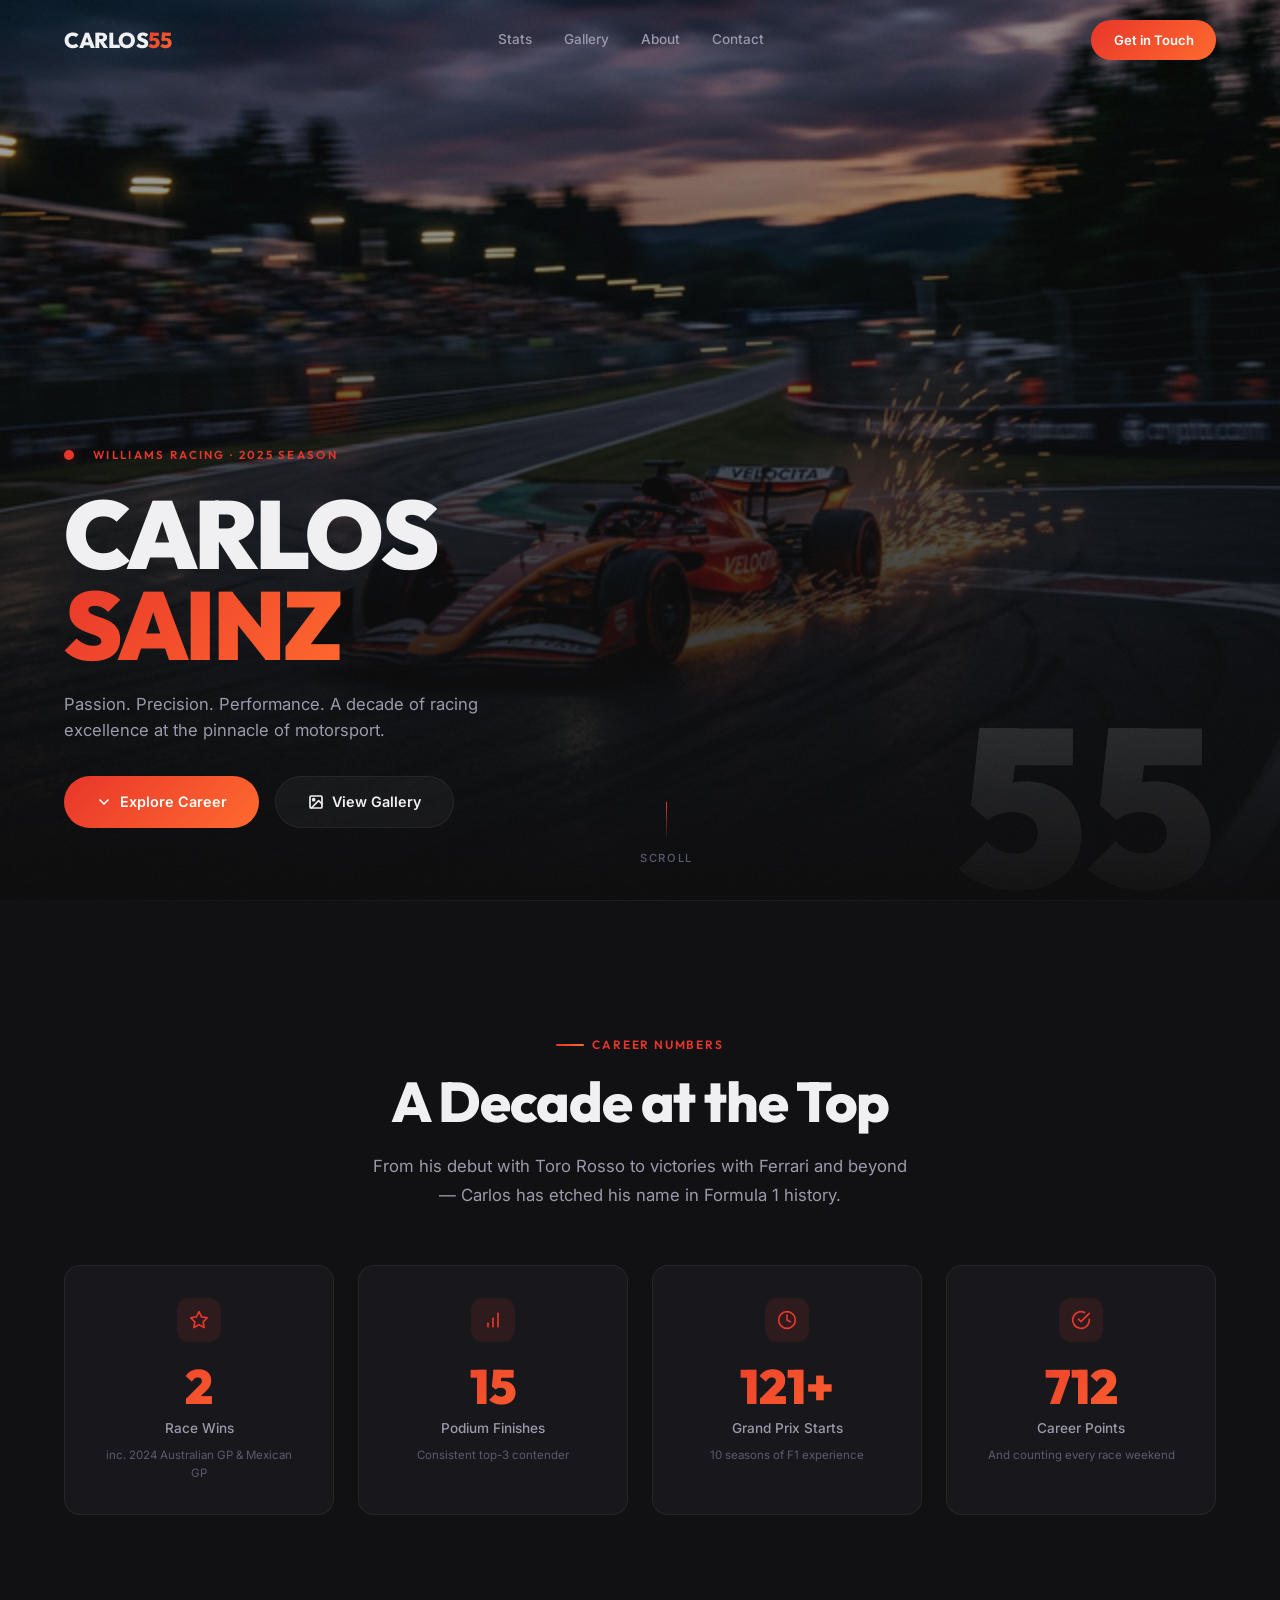
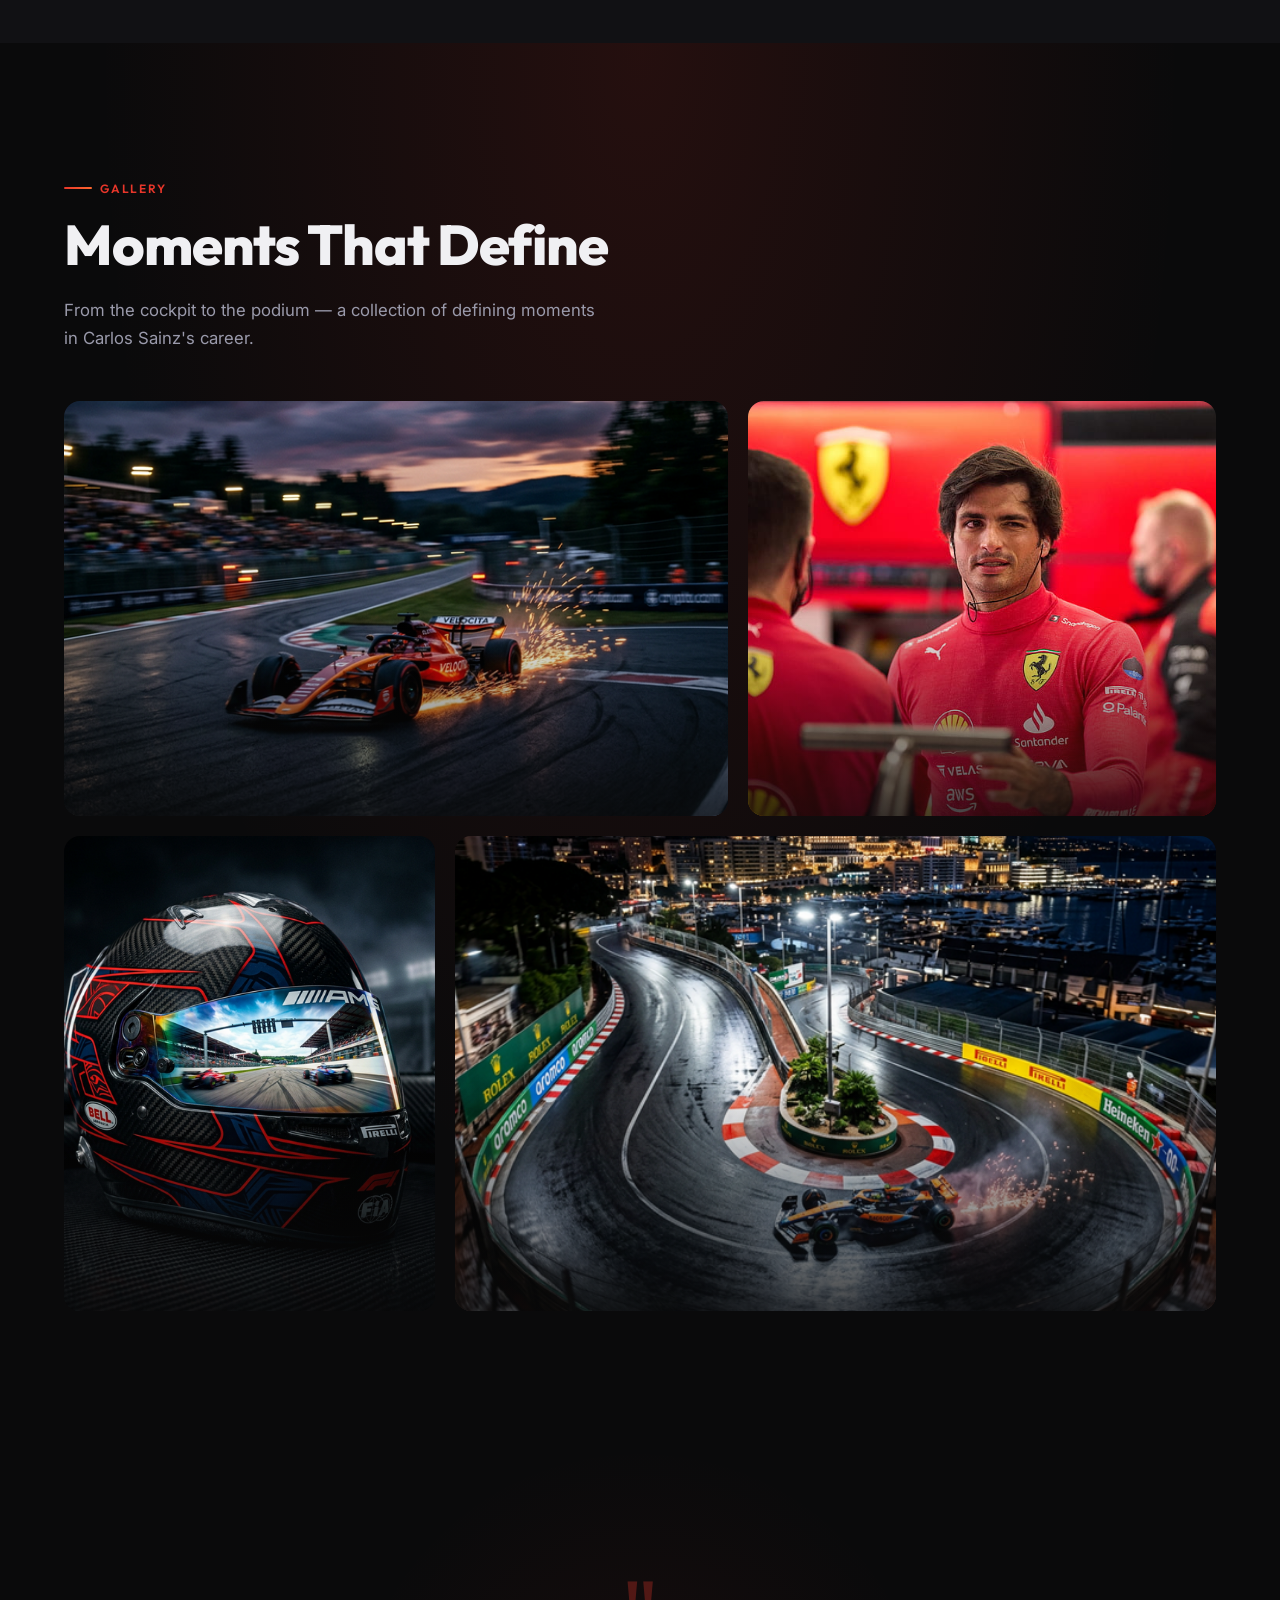
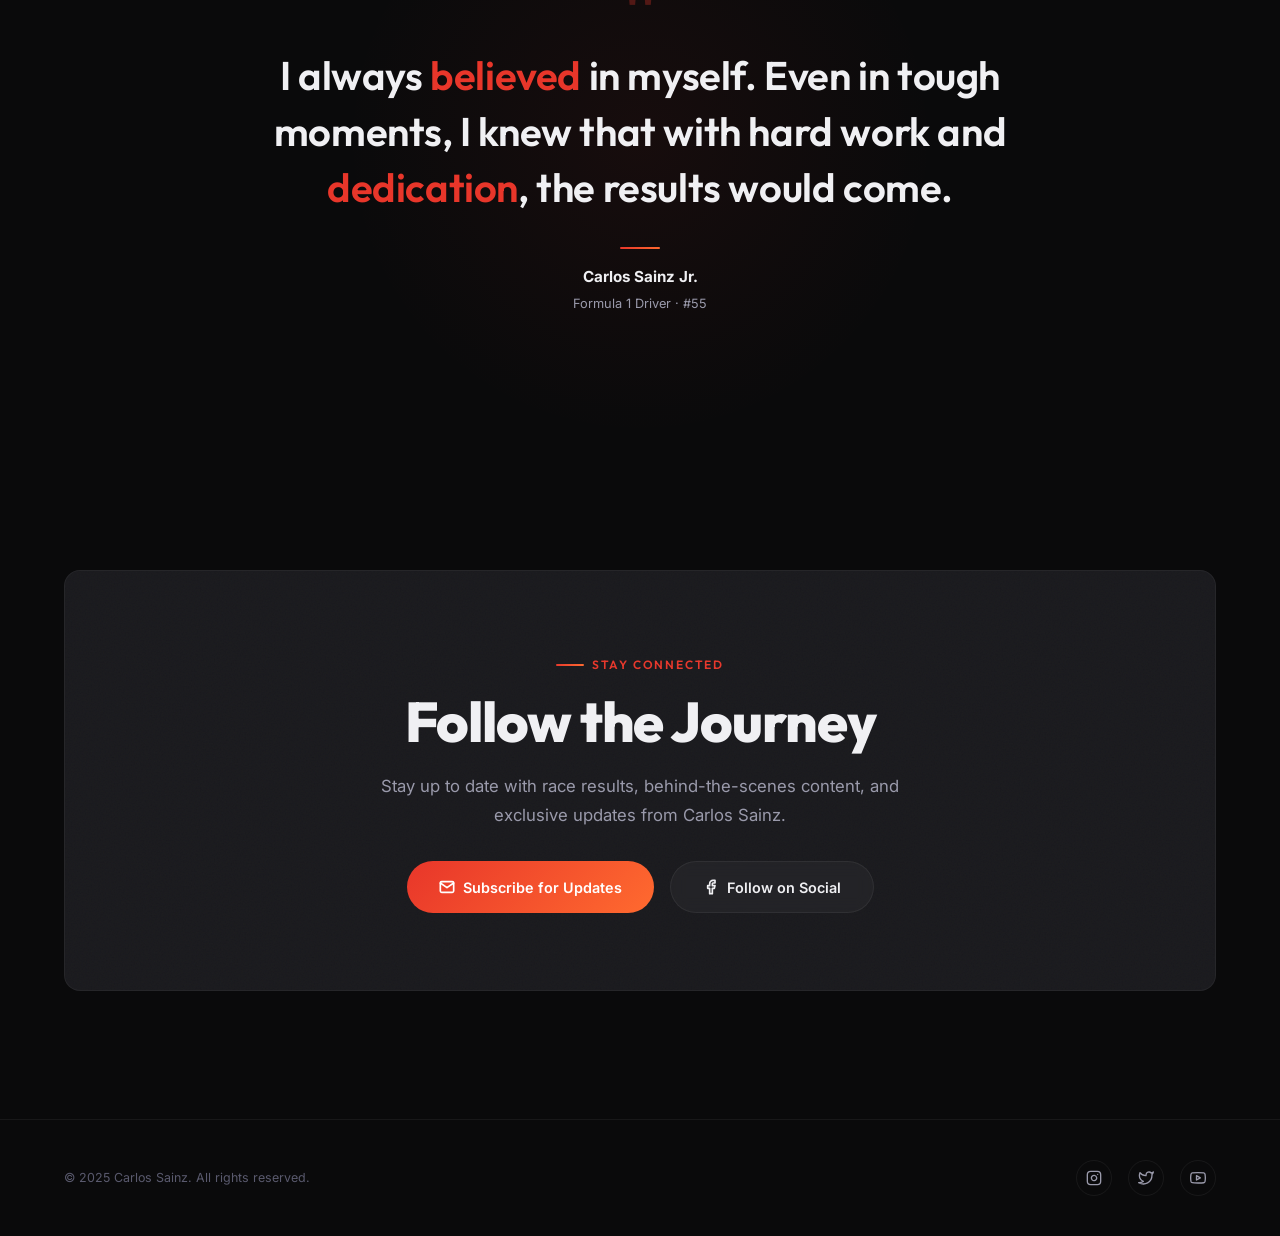
<file: index.html>
<!DOCTYPE html>
<html lang="en">
<head>
  <meta charset="UTF-8" />
  <meta name="viewport" content="width=device-width, initial-scale=1.0" />
  <title>Carlos Sainz — Formula 1 Driver</title>
  <meta name="description" content="Official landing page for Carlos Sainz, Formula 1 racing driver. Explore career highlights, gallery, and more." />
  <link rel="stylesheet" href="style.css" />
</head>
<body>

  <!-- ===== NAVIGATION ===== -->
  <nav class="nav" id="nav">
    <div class="container nav-inner">
      <a href="#" class="nav-logo">CARLOS<span>55</span></a>
      <div class="nav-links">
        <a href="#stats">Stats</a>
        <a href="#gallery">Gallery</a>
        <a href="#quote">About</a>
        <a href="#cta">Contact</a>
      </div>
      <a href="#cta" class="nav-cta">Get in Touch</a>
      <button class="nav-toggle" aria-label="Toggle menu">
        <span></span><span></span><span></span>
      </button>
    </div>
  </nav>

  <!-- ===== HERO ===== -->
  <section class="hero" id="hero">
    <div class="hero-media">
      <!-- Replace the <img> with a <video> element if you have a background video -->
      <img src="assets/hero-bg.png" alt="Carlos Sainz racing on track" />
    </div>
    <div class="hero-overlay"></div>
    <div class="hero-noise"></div>
    <div class="container hero-content">
      <div class="hero-tag">
        <span></span>Williams Racing · 2025 Season
      </div>
      <h1>Carlos<br /><em>Sainz</em></h1>
      <p class="hero-sub">Passion. Precision. Performance. A decade of racing excellence at the pinnacle of motorsport.</p>
      <div class="hero-actions">
        <a href="#stats" class="btn-primary">
          <svg width="16" height="16" viewBox="0 0 24 24" fill="none" stroke="currentColor" stroke-width="2.5" stroke-linecap="round" stroke-linejoin="round"><path d="M6 9l6 6 6-6"/></svg>
          Explore Career
        </a>
        <a href="#gallery" class="btn-secondary">
          <svg width="16" height="16" viewBox="0 0 24 24" fill="none" stroke="currentColor" stroke-width="2.5" stroke-linecap="round" stroke-linejoin="round"><rect x="3" y="3" width="18" height="18" rx="2"/><circle cx="8.5" cy="8.5" r="1.5"/><path d="M21 15l-5-5L5 21"/></svg>
          View Gallery
        </a>
      </div>
      <span class="hero-number">55</span>
    </div>
    <div class="hero-scroll">
      <div class="hero-scroll-line"></div>
      Scroll
    </div>
  </section>

  <!-- ===== STATS ===== -->
  <section class="stats" id="stats">
    <div class="container">
      <div class="stats-header reveal">
        <span class="section-tag">Career Numbers</span>
        <h2 class="section-title">A Decade at the Top</h2>
        <p class="section-subtitle">From his debut with Toro Rosso to victories with Ferrari and beyond — Carlos has etched his name in Formula 1 history.</p>
      </div>
      <div class="stats-grid">

        <div class="stat-card reveal reveal-delay-1">
          <div class="stat-icon">
            <svg width="20" height="20" viewBox="0 0 24 24" fill="none" stroke="currentColor" stroke-width="2" stroke-linecap="round" stroke-linejoin="round"><polygon points="12 2 15.09 8.26 22 9.27 17 14.14 18.18 21.02 12 17.77 5.82 21.02 7 14.14 2 9.27 8.91 8.26 12 2"/></svg>
          </div>
          <div class="stat-value" data-count="4" data-suffix="">0</div>
          <div class="stat-label">Race Wins</div>
          <div class="stat-detail">inc. 2024 Australian GP & Mexican GP</div>
        </div>

        <div class="stat-card reveal reveal-delay-2">
          <div class="stat-icon">
            <svg width="20" height="20" viewBox="0 0 24 24" fill="none" stroke="currentColor" stroke-width="2" stroke-linecap="round" stroke-linejoin="round"><path d="M12 20V10"/><path d="M18 20V4"/><path d="M6 20v-4"/></svg>
          </div>
          <div class="stat-value" data-count="25">0</div>
          <div class="stat-label">Podium Finishes</div>
          <div class="stat-detail">Consistent top-3 contender</div>
        </div>

        <div class="stat-card reveal reveal-delay-3">
          <div class="stat-icon">
            <svg width="20" height="20" viewBox="0 0 24 24" fill="none" stroke="currentColor" stroke-width="2" stroke-linecap="round" stroke-linejoin="round"><circle cx="12" cy="12" r="10"/><polyline points="12 6 12 12 16 14"/></svg>
          </div>
          <div class="stat-value" data-count="200" data-suffix="+">0</div>
          <div class="stat-label">Grand Prix Starts</div>
          <div class="stat-detail">10 seasons of F1 experience</div>
        </div>

        <div class="stat-card reveal reveal-delay-4">
          <div class="stat-icon">
            <svg width="20" height="20" viewBox="0 0 24 24" fill="none" stroke="currentColor" stroke-width="2" stroke-linecap="round" stroke-linejoin="round"><path d="M22 11.08V12a10 10 0 1 1-5.93-9.14"/><polyline points="22 4 12 14.01 9 11.01"/></svg>
          </div>
          <div class="stat-value" data-count="1172">0</div>
          <div class="stat-label">Career Points</div>
          <div class="stat-detail">And counting every race weekend</div>
        </div>

      </div>
    </div>
  </section>

  <!-- ===== GALLERY ===== -->
  <section class="gallery" id="gallery">
    <div class="container">
      <div class="gallery-header reveal">
        <span class="section-tag">Gallery</span>
        <h2 class="section-title">Moments That Define</h2>
        <p class="section-subtitle">From the cockpit to the podium — a collection of defining moments in Carlos Sainz's career.</p>
      </div>
      <div class="gallery-grid">

        <div class="gallery-item reveal">
          <img src="assets/hero-bg.png" alt="Carlos Sainz in full speed on track" />
          <div class="gallery-caption">
            <h3>Full Speed Ahead</h3>
            <p>Pushing the limits on every straight</p>
          </div>
        </div>

        <div class="gallery-item reveal reveal-delay-1">
          <img src="assets/gallery-portrait.png" alt="Carlos Sainz portrait in pit garage" />
          <div class="gallery-caption">
            <h3>Focused Determination</h3>
            <p>Preparation meets opportunity</p>
          </div>
        </div>

        <div class="gallery-item reveal reveal-delay-2">
          <img src="assets/gallery-helmet.png" alt="Racing helmet close-up" />
          <div class="gallery-caption">
            <h3>Iconic Lid</h3>
            <p>The signature helmet design</p>
          </div>
        </div>

        <div class="gallery-item reveal reveal-delay-3">
          <img src="assets/gallery-action.png" alt="Carlos Sainz navigating a corner at night" />
          <div class="gallery-caption">
            <h3>Night Racing</h3>
            <p>Under the lights, where legends are made</p>
          </div>
        </div>

      </div>
    </div>
  </section>

  <!-- ===== QUOTE ===== -->
  <section class="quote-section" id="quote">
    <div class="container">
      <div class="quote-wrap reveal">
        <div class="quote-mark">"</div>
        <blockquote class="quote-text">
          I always <em>believed</em> in myself. Even in tough moments, I knew that with hard work and <em>dedication</em>, the results would come.
        </blockquote>
        <div class="quote-attr">
          <div class="quote-line"></div>
          <span class="quote-attr-name">Carlos Sainz Jr.</span>
          <span class="quote-attr-role">Formula 1 Driver · #55</span>
        </div>
      </div>
    </div>
  </section>

  <!-- ===== CTA ===== -->
  <section class="cta" id="cta">
    <div class="container">
      <div class="cta-box reveal">
        <span class="section-tag">Stay Connected</span>
        <h2 class="section-title">Follow the Journey</h2>
        <p class="section-subtitle">Stay up to date with race results, behind-the-scenes content, and exclusive updates from Carlos Sainz.</p>
        <div class="cta-actions">
          <a href="#" class="btn-primary">
            <svg width="16" height="16" viewBox="0 0 24 24" fill="none" stroke="currentColor" stroke-width="2.5" stroke-linecap="round" stroke-linejoin="round"><path d="M4 4h16c1.1 0 2 .9 2 2v12c0 1.1-.9 2-2 2H4c-1.1 0-2-.9-2-2V6c0-1.1.9-2 2-2z"/><polyline points="22,6 12,13 2,6"/></svg>
            Subscribe for Updates
          </a>
          <a href="#" class="btn-secondary">
            <svg width="16" height="16" viewBox="0 0 24 24" fill="none" stroke="currentColor" stroke-width="2.5" stroke-linecap="round" stroke-linejoin="round"><path d="M18 2h-3a5 5 0 0 0-5 5v3H7v4h3v8h4v-8h3l1-4h-4V7a1 1 0 0 1 1-1h3z"/></svg>
            Follow on Social
          </a>
        </div>
      </div>
    </div>
  </section>

  <!-- ===== FOOTER ===== -->
  <footer class="footer">
    <div class="container footer-inner">
      <p class="footer-copy">&copy; 2025 Carlos Sainz. All rights reserved.</p>
      <div class="footer-socials">
        <a href="#" aria-label="Instagram">
          <svg width="16" height="16" viewBox="0 0 24 24" fill="none" stroke="currentColor" stroke-width="2" stroke-linecap="round" stroke-linejoin="round"><rect x="2" y="2" width="20" height="20" rx="5"/><path d="M16 11.37A4 4 0 1 1 12.63 8 4 4 0 0 1 16 11.37z"/><line x1="17.5" y1="6.5" x2="17.51" y2="6.5"/></svg>
        </a>
        <a href="#" aria-label="Twitter / X">
          <svg width="16" height="16" viewBox="0 0 24 24" fill="none" stroke="currentColor" stroke-width="2" stroke-linecap="round" stroke-linejoin="round"><path d="M23 3a10.9 10.9 0 0 1-3.14 1.53A4.48 4.48 0 0 0 12 7.5v1A10.66 10.66 0 0 1 3 4s-4 9 5 13a11.64 11.64 0 0 1-7 2c9 5 20 0 20-11.5a4.5 4.5 0 0 0-.08-.83A7.72 7.72 0 0 0 23 3z"/></svg>
        </a>
        <a href="#" aria-label="YouTube">
          <svg width="16" height="16" viewBox="0 0 24 24" fill="none" stroke="currentColor" stroke-width="2" stroke-linecap="round" stroke-linejoin="round"><path d="M22.54 6.42a2.78 2.78 0 0 0-1.94-2C18.88 4 12 4 12 4s-6.88 0-8.6.46a2.78 2.78 0 0 0-1.94 2A29 29 0 0 0 1 11.75a29 29 0 0 0 .46 5.33A2.78 2.78 0 0 0 3.4 19.1c1.72.46 8.6.46 8.6.46s6.88 0 8.6-.46a2.78 2.78 0 0 0 1.94-2 29 29 0 0 0 .46-5.25 29 29 0 0 0-.46-5.43z"/><polygon points="9.75 15.02 15.5 11.75 9.75 8.48 9.75 15.02"/></svg>
        </a>
      </div>
    </div>
  </footer>

  <script src="script.js"></script>
</body>
</html>
</file>
<file: style.css>
/* ========================================
   CARLOS SAINZ — Premium Landing Page
   Design System & Styles
   ======================================== */

/* ---------- Google Fonts ---------- */
@import url('https://fonts.googleapis.com/css2?family=Inter:wght@300;400;500;600;700;800;900&family=Outfit:wght@300;400;500;600;700;800;900&display=swap');

/* ---------- Custom Properties ---------- */
:root {
  /* Palette */
  --bg-primary:    #0a0a0b;
  --bg-secondary:  #111114;
  --bg-card:       #18181c;
  --bg-glass:      rgba(255, 255, 255, .04);
  --border-subtle: rgba(255, 255, 255, .06);
  --text-primary:  #f0f0f3;
  --text-secondary:#9a9aab;
  --text-muted:    #5a5a6e;

  /* Racing Accents */
  --accent:        #e8362a;
  --accent-glow:   rgba(232, 54, 42, .35);
  --accent-orange: #ff6a2f;
  --accent-gold:   #ffc847;

  /* Gradients */
  --grad-accent:   linear-gradient(135deg, var(--accent), var(--accent-orange));
  --grad-hero:     linear-gradient(180deg, rgba(10,10,11,.25) 0%, rgba(10,10,11,.7) 55%, #0a0a0b 100%);
  --grad-radial:   radial-gradient(ellipse at 50% 0%, rgba(232,54,42,.12) 0%, transparent 60%);

  /* Type */
  --font-heading:  'Outfit', sans-serif;
  --font-body:     'Inter', sans-serif;

  /* Spacing */
  --section-pad:   clamp(4rem, 10vw, 8rem);
  --container:     1280px;
  --radius:        16px;
  --radius-sm:     10px;

  /* Transitions */
  --ease-out:      cubic-bezier(.22,1,.36,1);
  --duration:      .6s;
}

/* ---------- Reset ---------- */
*,*::before,*::after{box-sizing:border-box;margin:0;padding:0}
html{scroll-behavior:smooth;-webkit-font-smoothing:antialiased;-moz-osx-font-smoothing:grayscale}
body{font-family:var(--font-body);background:var(--bg-primary);color:var(--text-primary);line-height:1.6;overflow-x:hidden}
a{color:inherit;text-decoration:none}
img,video{display:block;max-width:100%;height:auto}
ul{list-style:none}
button{font-family:inherit;cursor:pointer;border:none;background:none}

/* ---------- Utility ---------- */
.container{width:90%;max-width:var(--container);margin:0 auto}
.section-tag{display:inline-flex;align-items:center;gap:.5rem;font-family:var(--font-heading);font-size:.75rem;font-weight:600;letter-spacing:.15em;text-transform:uppercase;color:var(--accent);margin-bottom:1rem}
.section-tag::before{content:'';width:28px;height:2px;background:var(--grad-accent);border-radius:2px}
.section-title{font-family:var(--font-heading);font-size:clamp(2rem,5vw,3.5rem);font-weight:800;line-height:1.1;letter-spacing:-.02em;margin-bottom:1.25rem}
.section-subtitle{font-size:1.05rem;color:var(--text-secondary);max-width:540px;line-height:1.7}

/* ---------- Scroll Reveal ---------- */
.reveal{opacity:0;transform:translateY(40px);transition:opacity var(--duration) var(--ease-out),transform var(--duration) var(--ease-out)}
.reveal.visible{opacity:1;transform:translateY(0)}
.reveal-delay-1{transition-delay:.1s}
.reveal-delay-2{transition-delay:.2s}
.reveal-delay-3{transition-delay:.3s}
.reveal-delay-4{transition-delay:.4s}

/* ========================================
   NAVIGATION
   ======================================== */
.nav{position:fixed;top:0;left:0;width:100%;z-index:100;padding:1.25rem 0;transition:background .4s,box-shadow .4s,padding .4s}
.nav.scrolled{background:rgba(10,10,11,.85);backdrop-filter:blur(16px)saturate(180%);-webkit-backdrop-filter:blur(16px)saturate(180%);box-shadow:0 1px 0 var(--border-subtle);padding:.75rem 0}
.nav-inner{display:flex;align-items:center;justify-content:space-between}
.nav-logo{font-family:var(--font-heading);font-size:1.35rem;font-weight:800;letter-spacing:-.02em}
.nav-logo span{background:var(--grad-accent);-webkit-background-clip:text;-webkit-text-fill-color:transparent;background-clip:text}
.nav-links{display:flex;gap:2rem}
.nav-links a{font-size:.85rem;font-weight:500;color:var(--text-secondary);transition:color .3s}
.nav-links a:hover{color:var(--text-primary)}
.nav-cta{font-size:.82rem;font-weight:600;padding:.6rem 1.4rem;border-radius:100px;background:var(--grad-accent);color:#fff;transition:transform .3s var(--ease-out),box-shadow .3s}
.nav-cta:hover{transform:translateY(-2px);box-shadow:0 6px 24px var(--accent-glow)}

/* Mobile menu toggle */
.nav-toggle{display:none;flex-direction:column;gap:5px;width:26px}
.nav-toggle span{display:block;height:2px;background:var(--text-primary);border-radius:2px;transition:transform .3s,opacity .3s}

/* ========================================
   HERO
   ======================================== */
.hero{position:relative;height:100vh;min-height:700px;display:flex;align-items:flex-end;overflow:hidden}
.hero-media{position:absolute;inset:0;z-index:0}
.hero-media img,.hero-media video{width:100%;height:100%;object-fit:cover}
.hero-overlay{position:absolute;inset:0;background:var(--grad-hero);z-index:1}
.hero-noise{position:absolute;inset:0;background:url('data:image/svg+xml,<svg xmlns="http://www.w3.org/2000/svg" width="200" height="200"><filter id="n"><feTurbulence type="fractalNoise" baseFrequency=".65" numOctaves="3" stitchTiles="stitch"/></filter><rect width="100%" height="100%" filter="url(%23n)" opacity=".04"/></svg>');z-index:2;pointer-events:none}
.hero-content{position:relative;z-index:3;padding-bottom:clamp(3rem,8vh,6rem)}
.hero-number{font-family:var(--font-heading);font-size:clamp(7rem,18vw,14rem);font-weight:900;line-height:.85;background:linear-gradient(180deg,rgba(255,255,255,.12) 0%,rgba(255,255,255,.02) 100%);-webkit-background-clip:text;-webkit-text-fill-color:transparent;background-clip:text;position:absolute;right:0;bottom:0;z-index:0;user-select:none;pointer-events:none}
.hero-tag{display:inline-flex;align-items:center;gap:.6rem;font-family:var(--font-heading);font-size:.72rem;font-weight:600;letter-spacing:.2em;text-transform:uppercase;color:var(--accent);margin-bottom:1.5rem;opacity:0;animation:fadeUp .8s var(--ease-out) .3s forwards}
.hero-tag::before{content:'';width:10px;height:10px;border-radius:50%;background:var(--accent);box-shadow:0 0 12px var(--accent-glow);animation:pulse 2s infinite}
@keyframes pulse{0%,100%{opacity:1}50%{opacity:.4}}
.hero h1{font-family:var(--font-heading);font-size:clamp(3rem,7.5vw,6rem);font-weight:900;line-height:.95;letter-spacing:-.03em;text-transform:uppercase;opacity:0;animation:fadeUp .8s var(--ease-out) .5s forwards}
.hero h1 em{font-style:normal;background:var(--grad-accent);-webkit-background-clip:text;-webkit-text-fill-color:transparent;background-clip:text}
.hero-sub{font-size:clamp(.95rem,1.3vw,1.15rem);color:var(--text-secondary);max-width:460px;margin-top:1.25rem;opacity:0;animation:fadeUp .8s var(--ease-out) .7s forwards}
.hero-actions{display:flex;gap:1rem;margin-top:2rem;opacity:0;animation:fadeUp .8s var(--ease-out) .9s forwards}
.btn-primary{display:inline-flex;align-items:center;gap:.5rem;font-size:.9rem;font-weight:600;padding:.85rem 2rem;border-radius:100px;background:var(--grad-accent);color:#fff;transition:transform .3s var(--ease-out),box-shadow .3s}
.btn-primary:hover{transform:translateY(-2px);box-shadow:0 8px 30px var(--accent-glow)}
.btn-secondary{display:inline-flex;align-items:center;gap:.5rem;font-size:.9rem;font-weight:600;padding:.85rem 2rem;border-radius:100px;border:1px solid var(--border-subtle);color:var(--text-primary);background:var(--bg-glass);backdrop-filter:blur(8px);transition:transform .3s var(--ease-out),border-color .3s}
.btn-secondary:hover{transform:translateY(-2px);border-color:rgba(255,255,255,.15)}
.hero-scroll{position:absolute;bottom:2rem;left:50%;transform:translateX(-50%);z-index:4;display:flex;flex-direction:column;align-items:center;gap:.5rem;color:var(--text-muted);font-size:.7rem;font-weight:500;letter-spacing:.15em;text-transform:uppercase;opacity:0;animation:fadeUp .8s var(--ease-out) 1.2s forwards}
.hero-scroll-line{width:1px;height:40px;background:linear-gradient(180deg,var(--accent),transparent);animation:scrollLine 2s infinite}
@keyframes scrollLine{0%{transform:scaleY(0);transform-origin:top}50%{transform:scaleY(1);transform-origin:top}51%{transform-origin:bottom}100%{transform:scaleY(0);transform-origin:bottom}}
@keyframes fadeUp{from{opacity:0;transform:translateY(30px)}to{opacity:1;transform:translateY(0)}}

/* ========================================
   STATS
   ======================================== */
.stats{padding:var(--section-pad) 0;background:var(--bg-secondary);position:relative}
.stats::before{content:'';position:absolute;top:0;left:0;right:0;height:1px;background:linear-gradient(90deg,transparent,var(--border-subtle),transparent)}
.stats-header{text-align:center;margin-bottom:3.5rem}
.stats-header .section-subtitle{margin:0 auto}
.stats-grid{display:grid;grid-template-columns:repeat(4,1fr);gap:1.5rem}
.stat-card{background:var(--bg-card);border:1px solid var(--border-subtle);border-radius:var(--radius);padding:2rem;text-align:center;position:relative;overflow:hidden;transition:transform .4s var(--ease-out),border-color .4s}
.stat-card:hover{transform:translateY(-4px);border-color:rgba(232,54,42,.25)}
.stat-card::before{content:'';position:absolute;top:0;left:50%;transform:translateX(-50%);width:60%;height:1px;background:var(--grad-accent);opacity:0;transition:opacity .4s}
.stat-card:hover::before{opacity:1}
.stat-icon{width:44px;height:44px;border-radius:12px;background:rgba(232,54,42,.1);display:flex;align-items:center;justify-content:center;margin:0 auto 1.25rem;color:var(--accent);font-size:1.2rem}
.stat-value{font-family:var(--font-heading);font-size:clamp(2.2rem,4vw,3rem);font-weight:900;line-height:1;background:var(--grad-accent);-webkit-background-clip:text;-webkit-text-fill-color:transparent;background-clip:text}
.stat-label{font-size:.85rem;color:var(--text-secondary);margin-top:.5rem;font-weight:500}
.stat-detail{font-size:.72rem;color:var(--text-muted);margin-top:.35rem}

/* ========================================
   GALLERY
   ======================================== */
.gallery{padding:var(--section-pad) 0;position:relative}
.gallery::before{content:'';position:absolute;top:0;left:0;right:0;bottom:0;background:var(--grad-radial);pointer-events:none}
.gallery-header{margin-bottom:3rem}
.gallery-grid{display:grid;grid-template-columns:repeat(12,1fr);grid-template-rows:auto auto;gap:1.25rem}
.gallery-item{position:relative;border-radius:var(--radius);overflow:hidden;cursor:pointer}
.gallery-item img{width:100%;height:100%;object-fit:cover;transition:transform .6s var(--ease-out)}
.gallery-item:hover img{transform:scale(1.05)}
.gallery-item::after{content:'';position:absolute;inset:0;background:linear-gradient(180deg,transparent 50%,rgba(10,10,11,.75) 100%);pointer-events:none}
.gallery-caption{position:absolute;bottom:0;left:0;right:0;padding:1.25rem;z-index:1;transform:translateY(8px);opacity:0;transition:transform .4s var(--ease-out),opacity .4s}
.gallery-item:hover .gallery-caption{transform:translateY(0);opacity:1}
.gallery-caption h3{font-family:var(--font-heading);font-size:1rem;font-weight:700}
.gallery-caption p{font-size:.78rem;color:var(--text-secondary);margin-top:.2rem}

.gallery-item:nth-child(1){grid-column:1/8;grid-row:1/2;aspect-ratio:16/10}
.gallery-item:nth-child(2){grid-column:8/13;grid-row:1/2;aspect-ratio:auto}
.gallery-item:nth-child(3){grid-column:1/5;grid-row:2/3;aspect-ratio:auto}
.gallery-item:nth-child(4){grid-column:5/13;grid-row:2/3;aspect-ratio:16/10}

/* ========================================
   QUOTE
   ======================================== */
.quote-section{padding:var(--section-pad) 0;position:relative;overflow:hidden}
.quote-section::before{content:'';position:absolute;top:50%;left:50%;transform:translate(-50%,-50%);width:600px;height:600px;border-radius:50%;background:radial-gradient(circle,rgba(232,54,42,.06),transparent 70%);pointer-events:none}
.quote-wrap{text-align:center;max-width:800px;margin:0 auto}
.quote-mark{font-family:var(--font-heading);font-size:6rem;line-height:1;color:var(--accent);opacity:.3;user-select:none}
.quote-text{font-family:var(--font-heading);font-size:clamp(1.5rem,3.5vw,2.5rem);font-weight:600;line-height:1.4;letter-spacing:-.01em;margin-top:-1rem}
.quote-text em{font-style:normal;color:var(--accent)}
.quote-attr{margin-top:2rem;display:flex;flex-direction:column;align-items:center;gap:.25rem}
.quote-attr-name{font-weight:700;font-size:.95rem}
.quote-attr-role{font-size:.8rem;color:var(--text-secondary)}
.quote-line{width:40px;height:2px;background:var(--grad-accent);border-radius:2px;margin-bottom:.75rem}

/* ========================================
   CTA
   ======================================== */
.cta{padding:var(--section-pad) 0}
.cta-box{position:relative;border-radius:var(--radius);overflow:hidden;padding:clamp(3rem,6vw,5rem);text-align:center;background:var(--bg-card);border:1px solid var(--border-subtle)}
.cta-box::before{content:'';position:absolute;top:-60%;left:50%;transform:translateX(-50%);width:120%;height:60%;background:radial-gradient(ellipse,rgba(232,54,42,.15),transparent 70%);pointer-events:none}
.cta-box::after{content:'';position:absolute;inset:0;background:url('data:image/svg+xml,<svg xmlns="http://www.w3.org/2000/svg" width="200" height="200"><filter id="n"><feTurbulence type="fractalNoise" baseFrequency=".65" numOctaves="3" stitchTiles="stitch"/></filter><rect width="100%" height="100%" filter="url(%23n)" opacity=".03"/></svg>');pointer-events:none}
.cta-box .section-title{position:relative;z-index:1}
.cta-box .section-subtitle{margin:0 auto;position:relative;z-index:1}
.cta-actions{display:flex;justify-content:center;gap:1rem;margin-top:2rem;position:relative;z-index:1}

/* ========================================
   FOOTER
   ======================================== */
.footer{border-top:1px solid var(--border-subtle);padding:2.5rem 0}
.footer-inner{display:flex;align-items:center;justify-content:space-between}
.footer-copy{font-size:.78rem;color:var(--text-muted)}
.footer-socials{display:flex;gap:1rem}
.footer-socials a{width:36px;height:36px;border-radius:50%;border:1px solid var(--border-subtle);display:flex;align-items:center;justify-content:center;color:var(--text-secondary);font-size:.9rem;transition:border-color .3s,color .3s,transform .3s var(--ease-out)}
.footer-socials a:hover{border-color:var(--accent);color:var(--accent);transform:translateY(-2px)}

/* ========================================
   RESPONSIVE
   ======================================== */
@media(max-width:1024px){
  .stats-grid{grid-template-columns:repeat(2,1fr)}
  .gallery-grid{grid-template-columns:1fr 1fr;grid-template-rows:auto}
  .gallery-item:nth-child(1){grid-column:1/3}
  .gallery-item:nth-child(2){grid-column:1/2}
  .gallery-item:nth-child(3){grid-column:2/3}
  .gallery-item:nth-child(4){grid-column:1/3}
  .gallery-item{aspect-ratio:16/10 !important}
}

@media(max-width:768px){
  .nav-links,.nav-cta{display:none}
  .nav-toggle{display:flex}
  .nav.open .nav-links{display:flex;flex-direction:column;position:absolute;top:100%;left:0;width:100%;background:rgba(10,10,11,.96);backdrop-filter:blur(16px);padding:1.5rem 5%;gap:1.25rem;border-bottom:1px solid var(--border-subtle)}
  .nav.open .nav-cta{display:inline-flex;position:absolute;top:calc(100% + 10rem);left:5%;width:90%;justify-content:center;background:var(--grad-accent);padding:.85rem 0;border-radius:100px}

  .hero h1{font-size:clamp(2.4rem,10vw,3.5rem)}
  .hero-number{font-size:clamp(5rem,25vw,8rem)}
  .hero-actions{flex-direction:column}
  .hero-actions .btn-primary,.hero-actions .btn-secondary{width:100%;justify-content:center}

  .stats-grid{grid-template-columns:1fr 1fr;gap:1rem}
  .stat-card{padding:1.5rem}

  .gallery-grid{grid-template-columns:1fr}
  .gallery-item:nth-child(n){grid-column:auto;aspect-ratio:16/10 !important}

  .cta-actions{flex-direction:column}
  .cta-actions .btn-primary,.cta-actions .btn-secondary{width:100%;justify-content:center}

  .footer-inner{flex-direction:column;gap:1rem;text-align:center}
}

@media(max-width:480px){
  .stats-grid{grid-template-columns:1fr}
}
</file>
